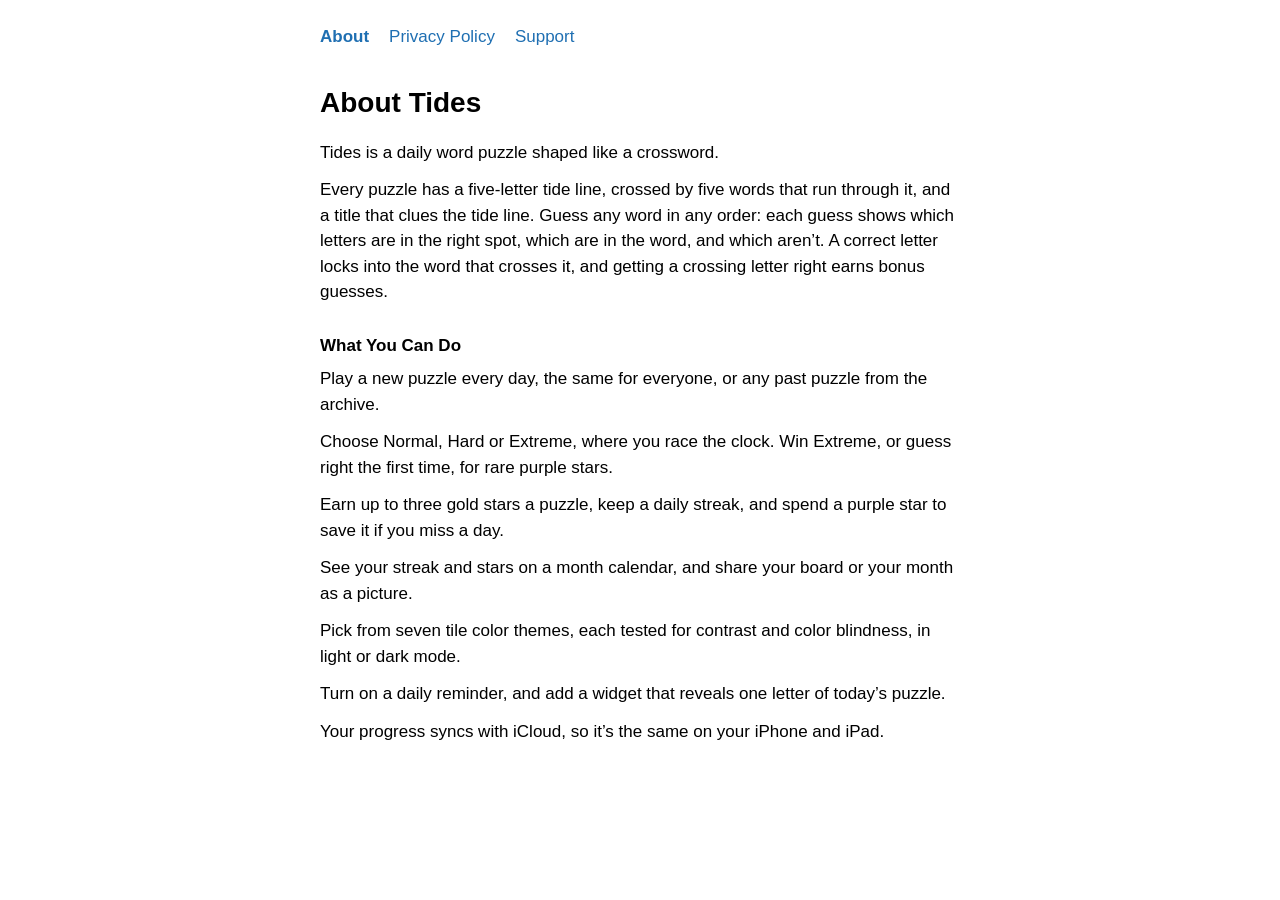
<file: index.html>
<!DOCTYPE html>
<html lang="en">
<head>
    <meta charset="utf-8">
    <meta name="viewport" content="width=device-width, initial-scale=1">
    <title>About Tides</title>
    <link rel="stylesheet" href="style.css">
</head>
<body>
    <nav>
        <a href="./" aria-current="page">About</a>
        <a href="privacy.html">Privacy Policy</a>
        <a href="support.html">Support</a>
    </nav>

    <h1>About Tides</h1>
    <p>Tides is a daily word puzzle shaped like a crossword.</p>
    <p>Every puzzle has a five-letter tide line, crossed by five words that run through it, and a title that clues the tide line. Guess any word in any order: each guess shows which letters are in the right spot, which are in the word, and which aren’t. A correct letter locks into the word that crosses it, and getting a crossing letter right earns bonus guesses.</p>

    <h2>What You Can Do</h2>
    <p>Play a new puzzle every day, the same for everyone, or any past puzzle from the archive.</p>
    <p>Choose Normal, Hard or Extreme, where you race the clock. Win Extreme, or guess right the first time, for rare purple stars.</p>
    <p>Earn up to three gold stars a puzzle, keep a daily streak, and spend a purple star to save it if you miss a day.</p>
    <p>See your streak and stars on a month calendar, and share your board or your month as a picture.</p>
    <p>Pick from seven tile color themes, each tested for contrast and color blindness, in light or dark mode.</p>
    <p>Turn on a daily reminder, and add a widget that reveals one letter of today’s puzzle.</p>
    <p>Your progress syncs with iCloud, so it’s the same on your iPhone and iPad.</p>
</body>
</html>
</file>
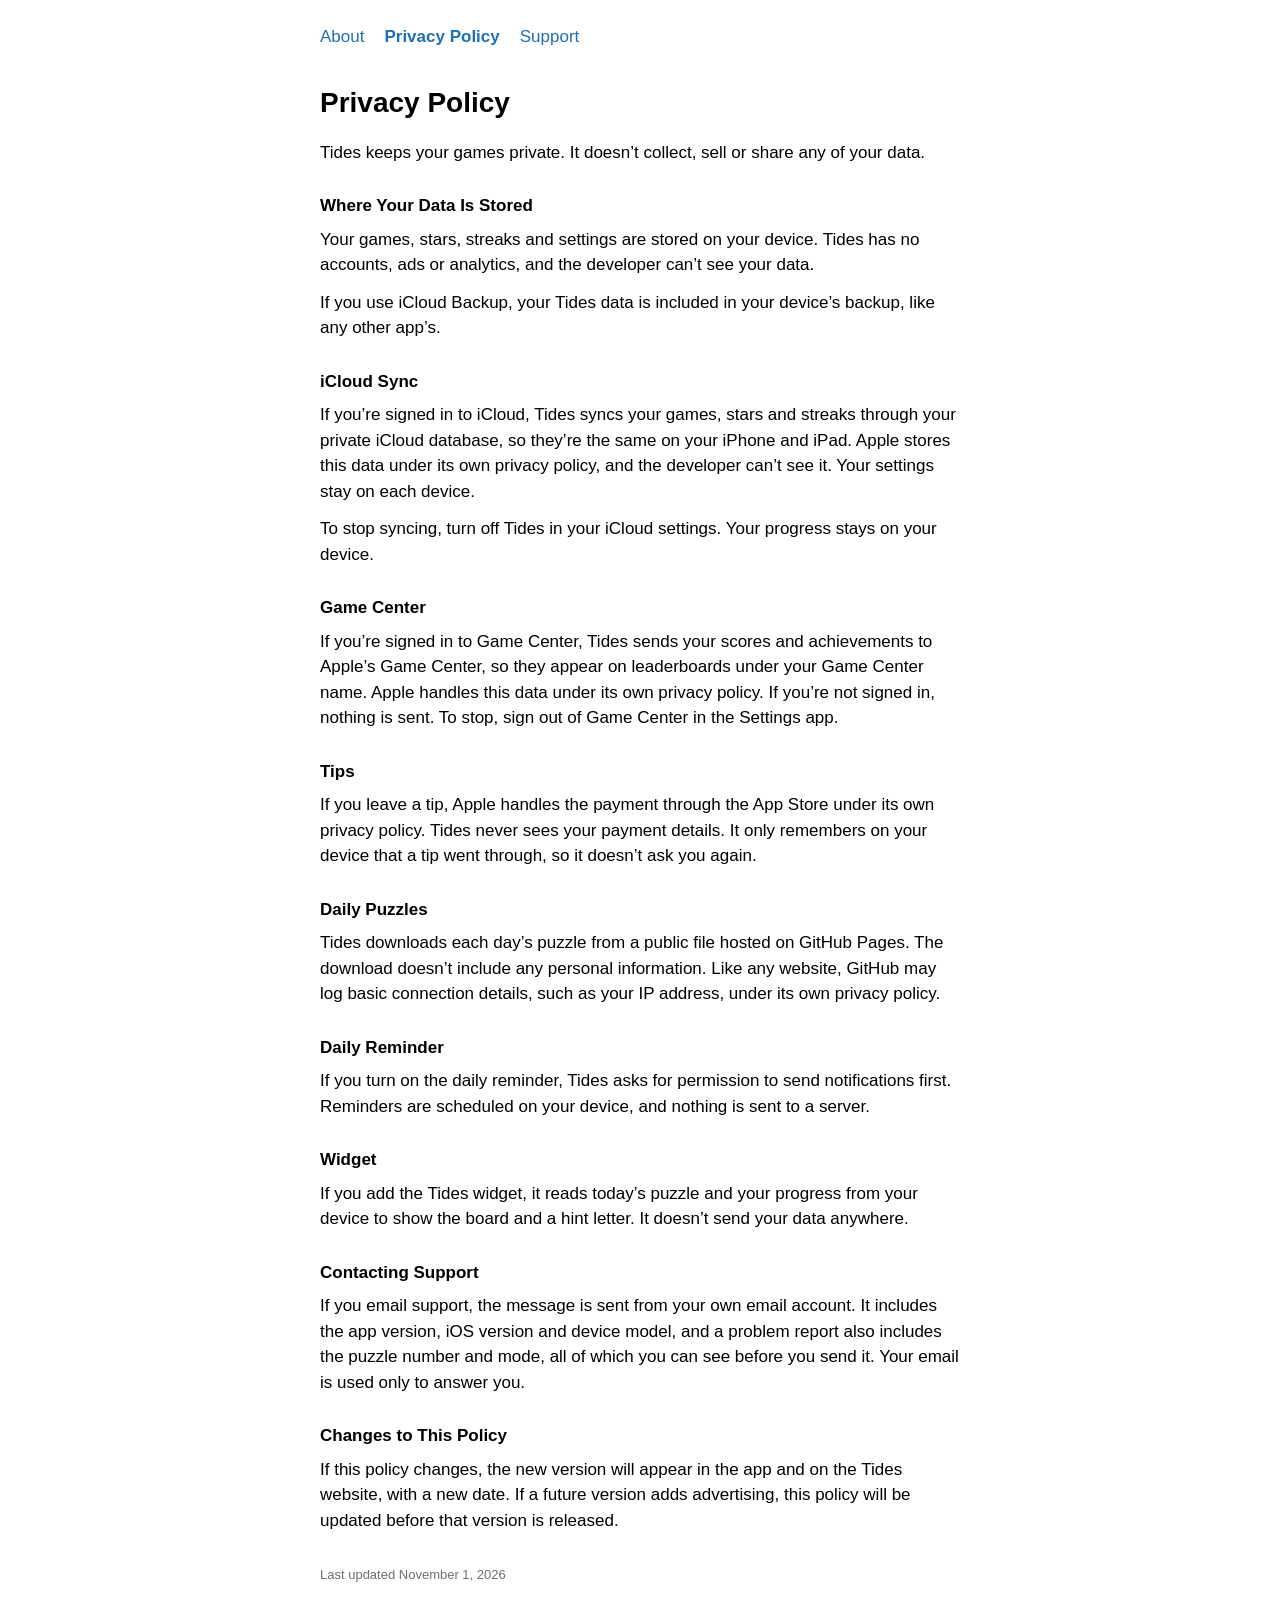
<file: privacy.html>
<!DOCTYPE html>
<html lang="en">
<head>
    <meta charset="utf-8">
    <meta name="viewport" content="width=device-width, initial-scale=1">
    <title>Tides Privacy Policy</title>
    <link rel="stylesheet" href="style.css">
</head>
<body>
    <nav>
        <a href="./">About</a>
        <a href="privacy.html" aria-current="page">Privacy Policy</a>
        <a href="support.html">Support</a>
    </nav>

    <h1>Privacy Policy</h1>
    <p>Tides keeps your games private. It doesn’t collect, sell or share any of your data.</p>

    <h2>Where Your Data Is Stored</h2>
    <p>Your games, stars, streaks and settings are stored on your device. Tides has no accounts, ads or analytics, and the developer can’t see your data.</p>
    <p>If you use iCloud Backup, your Tides data is included in your device’s backup, like any other app’s.</p>

    <h2>iCloud Sync</h2>
    <p>If you’re signed in to iCloud, Tides syncs your games, stars and streaks through your private iCloud database, so they’re the same on your iPhone and iPad. Apple stores this data under its own privacy policy, and the developer can’t see it. Your settings stay on each device.</p>
    <p>To stop syncing, turn off Tides in your iCloud settings. Your progress stays on your device.</p>

    <h2>Game Center</h2>
    <p>If you’re signed in to Game Center, Tides sends your scores and achievements to Apple’s Game Center, so they appear on leaderboards under your Game Center name. Apple handles this data under its own privacy policy. If you’re not signed in, nothing is sent. To stop, sign out of Game Center in the Settings app.</p>

    <h2>Tips</h2>
    <p>If you leave a tip, Apple handles the payment through the App Store under its own privacy policy. Tides never sees your payment details. It only remembers on your device that a tip went through, so it doesn’t ask you again.</p>

    <h2>Daily Puzzles</h2>
    <p>Tides downloads each day’s puzzle from a public file hosted on GitHub Pages. The download doesn’t include any personal information. Like any website, GitHub may log basic connection details, such as your IP address, under its own privacy policy.</p>

    <h2>Daily Reminder</h2>
    <p>If you turn on the daily reminder, Tides asks for permission to send notifications first. Reminders are scheduled on your device, and nothing is sent to a server.</p>

    <h2>Widget</h2>
    <p>If you add the Tides widget, it reads today’s puzzle and your progress from your device to show the board and a hint letter. It doesn’t send your data anywhere.</p>

    <h2>Contacting Support</h2>
    <p>If you email support, the message is sent from your own email account. It includes the app version, iOS version and device model, and a problem report also includes the puzzle number and mode, all of which you can see before you send it. Your email is used only to answer you.</p>

    <h2>Changes to This Policy</h2>
    <p>If this policy changes, the new version will appear in the app and on the Tides website, with a new date. If a future version adds advertising, this policy will be updated before that version is released.</p>

    <p class="updated">Last updated November 1, 2026</p>
</body>
</html>
</file>
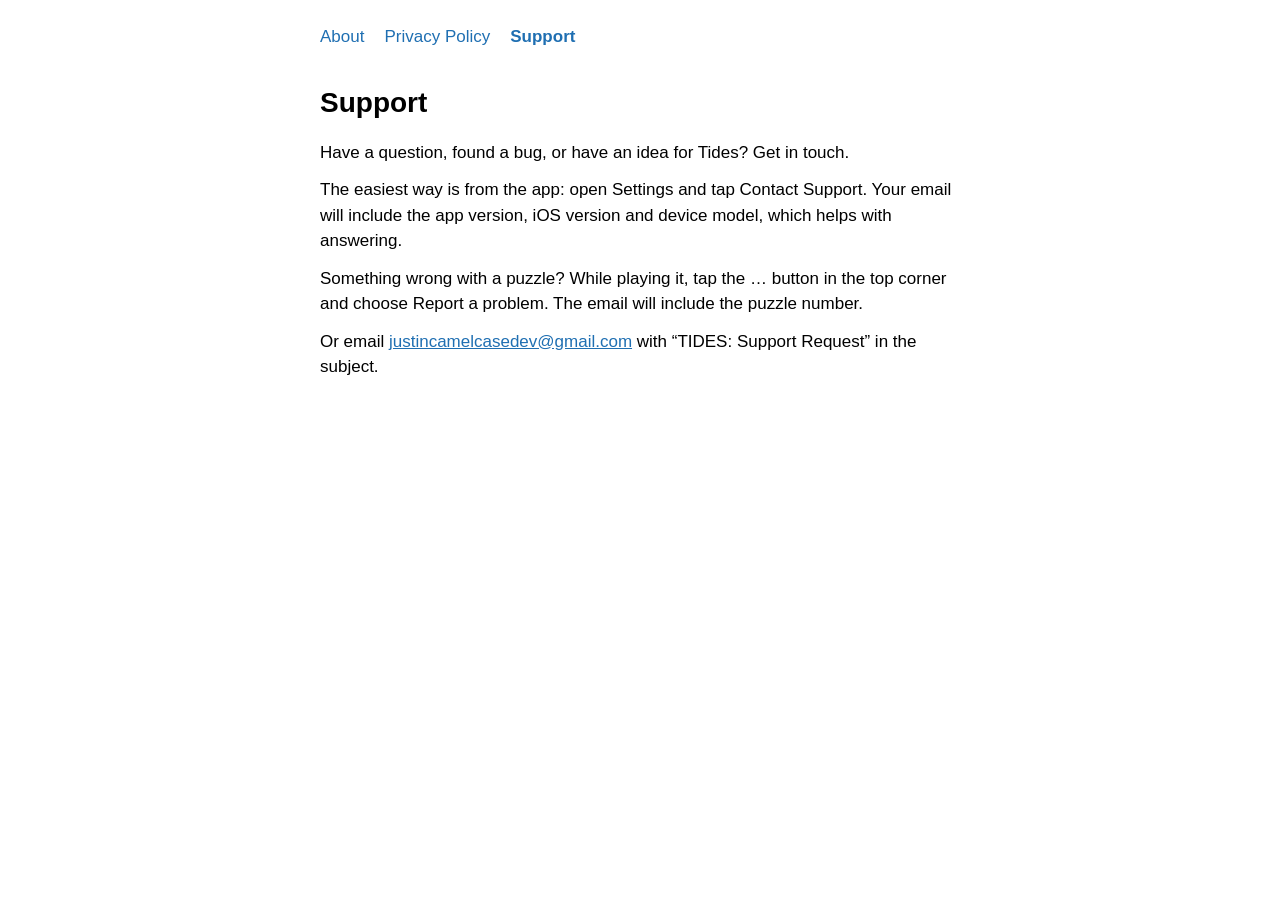
<file: support.html>
<!DOCTYPE html>
<html lang="en">
<head>
    <meta charset="utf-8">
    <meta name="viewport" content="width=device-width, initial-scale=1">
    <title>Tides Support</title>
    <link rel="stylesheet" href="style.css">
</head>
<body>
    <nav>
        <a href="./">About</a>
        <a href="privacy.html">Privacy Policy</a>
        <a href="support.html" aria-current="page">Support</a>
    </nav>

    <h1>Support</h1>
    <p>Have a question, found a bug, or have an idea for Tides? Get in touch.</p>
    <p>The easiest way is from the app: open Settings and tap Contact Support. Your email will include the app version, iOS version and device model, which helps with answering.</p>
    <p>Something wrong with a puzzle? While playing it, tap the … button in the top corner and choose Report a problem. The email will include the puzzle number.</p>
    <p>Or email <a href="mailto:justincamelcasedev@gmail.com?subject=TIDES%3A%20Support%20Request">justincamelcasedev@gmail.com</a> with “TIDES: Support Request” in the subject.</p>
</body>
</html>
</file>
<file: style.css>
:root {
    color-scheme: light dark;
    --accent: #1f6fb2;
    --secondary: #6e6e73;
}

@media (prefers-color-scheme: dark) {
    :root {
        --accent: #4da3ff;
        --secondary: #98989d;
    }
}

body {
    font: 17px/1.5 -apple-system, BlinkMacSystemFont, "Helvetica Neue", Helvetica, Arial, sans-serif;
    max-width: 640px;
    margin: 0 auto;
    padding: 24px 20px 48px;
}

nav {
    display: flex;
    gap: 20px;
    margin-bottom: 32px;
}

nav a {
    color: var(--accent);
    text-decoration: none;
}

nav a[aria-current="page"] {
    font-weight: 600;
}

h1 {
    font-size: 28px;
    margin: 0 0 16px;
}

h2 {
    font-size: 17px;
    margin: 28px 0 8px;
}

p {
    margin: 0 0 12px;
}

a {
    color: var(--accent);
}

.updated {
    color: var(--secondary);
    font-size: 13px;
    margin-top: 32px;
}
</file>
